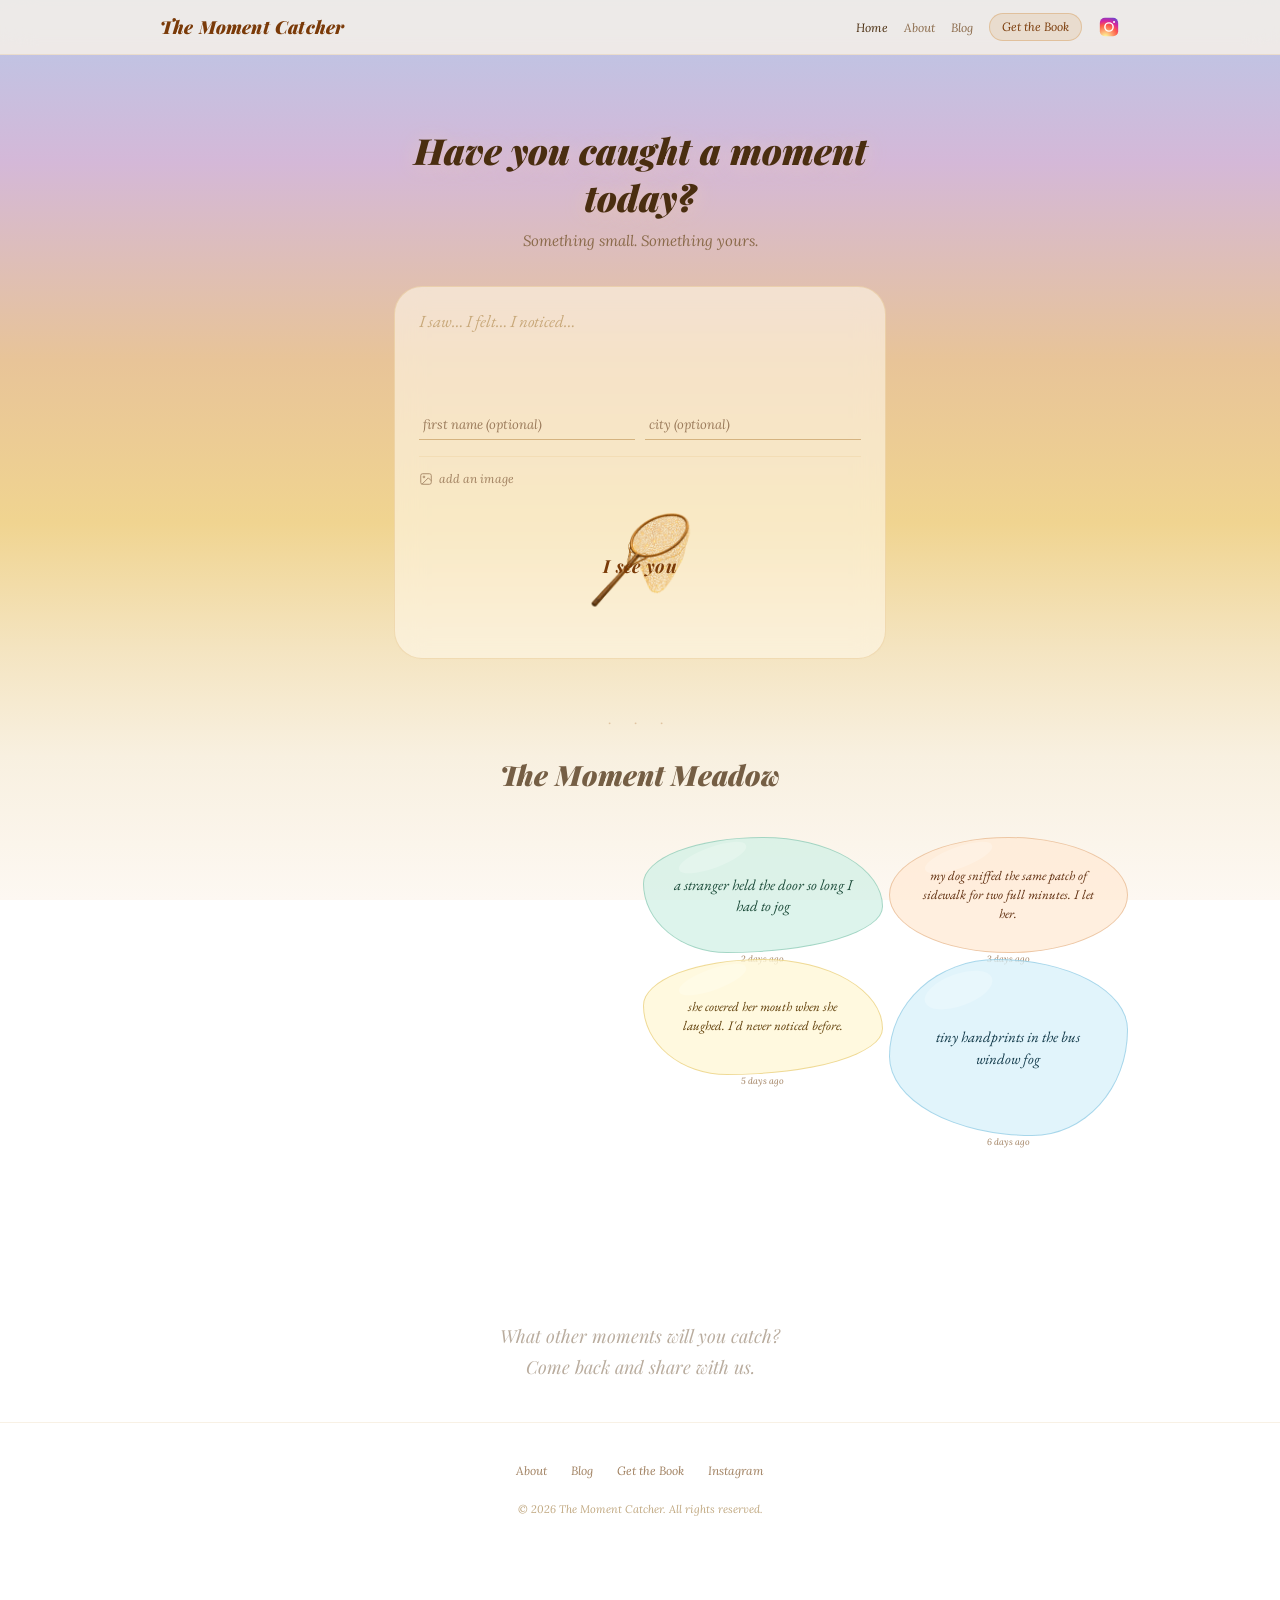
<file: index.html>
<!DOCTYPE html>
<html lang="en">
<head>
  <meta charset="UTF-8" />
  <meta name="viewport" content="width=device-width, initial-scale=1.0" />
  <title>The Moment Catcher — Have you caught a moment today?</title>
  <meta name="description" content="A quiet place to share the small moments that make life beautiful. Inspired by Mila and the Moment Catcher.">
  <link rel="preconnect" href="https://fonts.googleapis.com">
  <link href="https://fonts.googleapis.com/css2?family=EB+Garamond:ital,wght@0,400;0,500;1,400;1,500&family=Lora:ital,wght@0,400;1,400&family=Playfair+Display:ital,wght@0,700;0,900;1,700;1,900&display=swap" rel="stylesheet">
  <link rel="stylesheet" href="nav.css" />
  <link rel="stylesheet" href="style.css" />
</head>
<body>

  <nav id="site-nav"></nav>

  <div class="root">
    <div class="top-section">
      <div class="prompt-text">Have you caught a moment today?</div>
      <div class="sub-prompt">Something small. Something yours.</div>

      <div class="input-bubble">
        <textarea id="momentInput" class="moment-input" rows="3" placeholder="I saw… I felt… I noticed…"></textarea>

        <div id="imagePreviewWrap" style="display:none; margin: 12px 0 0;">
          <img id="imagePreview" style="max-height:160px; border-radius:14px; object-fit:cover; max-width:100%; opacity:0.9;" />
          <button onclick="clearImage()" class="clear-img-btn">✕ remove</button>
        </div>

        <div class="optional-fields">
          <input type="text" id="nameInput" class="optional-input" placeholder="first name (optional)" maxlength="30">
          <input type="text" id="cityInput" class="optional-input" placeholder="city (optional)" maxlength="40">
        </div>

        <div class="input-footer">
          <label class="upload-label">
            <svg width="14" height="14" viewBox="0 0 24 24" fill="none" stroke="currentColor" stroke-width="1.5">
              <rect x="3" y="3" width="18" height="18" rx="3"/>
              <circle cx="8.5" cy="8.5" r="1.5"/>
              <path d="m21 15-5-5L5 21"/>
            </svg>
            add an image
            <input type="file" id="imageInput" accept="image/*" onchange="previewImage(event)" style="display:none">
          </label>
          <button class="add-btn" onclick="submitMoment()">
            <img src="net.PNG" alt="catch this moment" class="net-img-btn">
            <span class="net-label">I see you</span>
          </button>
        </div>

        <div id="submitStatus" class="submit-status" style="display:none;"></div>
      </div>
    </div>

    <div class="divider">· · ·</div>
    <h2 class="meadow-heading">The Moment Meadow</h2>

    <main class="bubbles-container" id="bubblesContainer">
      <div class="loading-state">gathering moments…</div>
    </main>

    <footer class="quiet-footer">
      What other moments will you catch?<br>Come back and share with us.
    </footer>

    <div class="site-footer">
      <a href="/about.html">About</a>
      <a href="/blog.html">Blog</a>
      <a href="https://www.amazon.com/dp/B0GY5KK8Y3" target="_blank">Get the Book</a>
      <a href="https://www.instagram.com/themomentcatcher_com" target="_blank">Instagram</a>
      <div class="site-footer-copy">© 2026 The Moment Catcher. All rights reserved.</div>
    </div>
  </div>

  <!-- Submission popup -->
  <div class="moment-popup" id="momentPopup" onclick="closePopup()" style="display:none;">
    <div class="moment-popup-backdrop"></div>
    <div class="moment-popup-card" onclick="event.stopPropagation()">
      <div class="moment-popup-sparkles">
        <div class="popup-sp" style="width:6px;height:6px;top:18%;left:12%;animation-delay:0s"></div>
        <div class="popup-sp" style="width:4px;height:4px;top:14%;left:78%;animation-delay:0.5s"></div>
        <div class="popup-sp" style="width:5px;height:5px;top:72%;left:88%;animation-delay:1s"></div>
        <div class="popup-sp" style="width:3px;height:3px;top:80%;left:18%;animation-delay:0.7s"></div>
        <div class="popup-sp" style="width:4px;height:4px;top:40%;left:5%;animation-delay:1.3s"></div>
        <div class="popup-sp" style="width:5px;height:5px;top:35%;left:93%;animation-delay:0.3s"></div>
      </div>
      <svg class="moment-popup-net" viewBox="0 0 200 130" fill="none">
        <ellipse cx="100" cy="58" rx="88" ry="48" fill="rgba(255,240,180,0.3)"/>
        <g stroke="#C8A030" stroke-width="0.6" opacity="0.4" fill="none">
          <line x1="50" y1="10" x2="53" y2="106"/><line x1="82" y1="10" x2="83" y2="106"/>
          <line x1="114" y1="10" x2="113" y2="106"/><line x1="146" y1="10" x2="143" y2="106"/>
          <path d="M 12 44 Q 100 50 188 44"/><path d="M 12 68 Q 100 74 188 68"/>
        </g>
        <ellipse cx="100" cy="58" rx="88" ry="48" stroke="#D4A030" stroke-width="3" fill="none"/>
        <ellipse cx="100" cy="55" rx="40" ry="22" fill="rgba(255,240,120,0.4)"/>
      </svg>
      <div class="moment-popup-line1" id="popupLine1"></div>
      <div class="moment-popup-line2" id="popupLine2"></div>
      <button class="moment-popup-close" onclick="closePopup()">continue</button>
    </div>
  </div>

  <script src="nav.js"></script>
  <script src="app.js"></script>
</body>
</html>
</file>
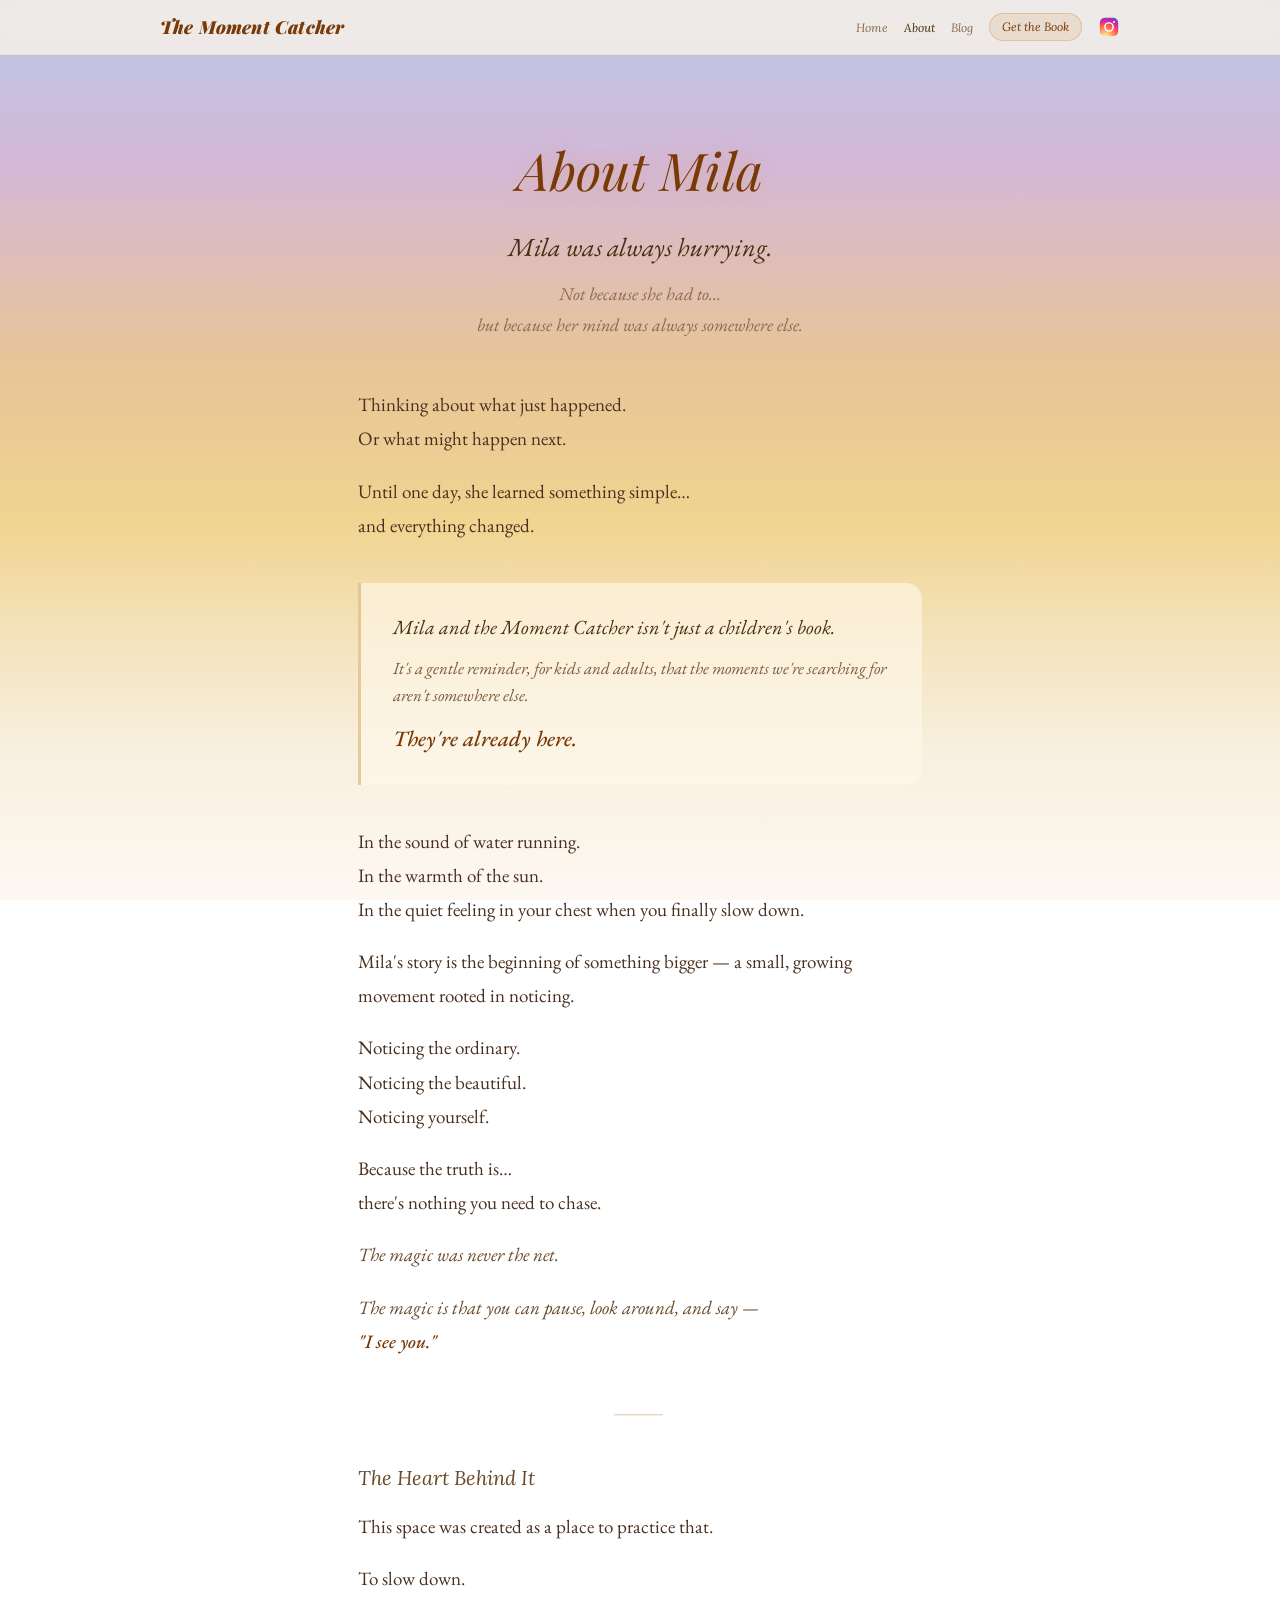
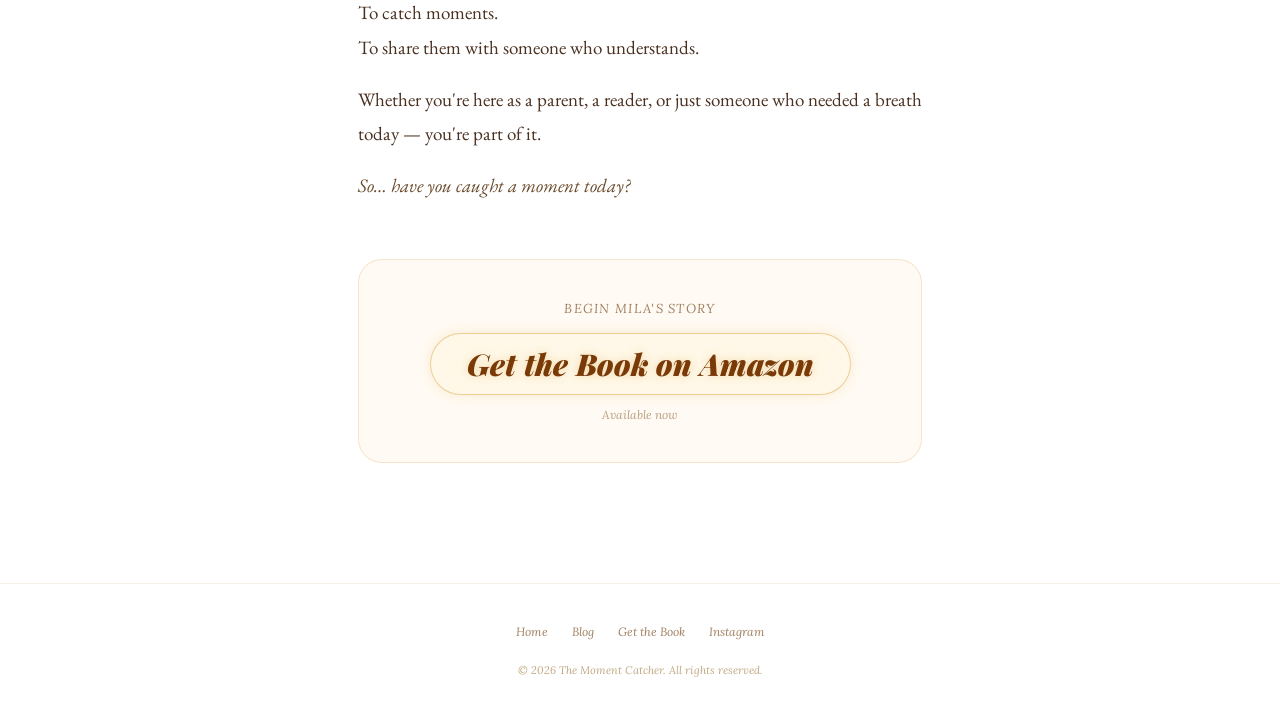
<file: about.html>
<!DOCTYPE html>
<html lang="en">
<head>
  <meta charset="UTF-8" />
  <meta name="viewport" content="width=device-width, initial-scale=1.0" />
  <title>About Mila — The Moment Catcher</title>
  <meta name="description" content="The story behind Mila and the Moment Catcher — a gentle reminder that the moments we're searching for are already here.">
  <link rel="preconnect" href="https://fonts.googleapis.com">
  <link href="https://fonts.googleapis.com/css2?family=EB+Garamond:ital,wght@0,400;0,500;1,400;1,500&family=Lora:ital,wght@0,400;1,400&family=Playfair+Display:ital,wght@0,700;0,900;1,700;1,900&display=swap" rel="stylesheet">
  <link rel="stylesheet" href="nav.css" />
  <link rel="stylesheet" href="style.css" />
  <link rel="stylesheet" href="about.css" />
</head>
<body>

  <nav id="site-nav"></nav>

  <div class="about-root">

    <div class="about-hero">
      <div class="about-hero-text">
        <h1>About Mila</h1>
        <p class="about-lead">Mila was always hurrying.</p>
        <p class="about-lead-sub">Not because she had to…<br>but because her mind was always somewhere else.</p>
      </div>
    </div>

    <div class="about-body">

      <div class="about-section">
        <p>Thinking about what just happened.<br>Or what might happen next.</p>
        <p>Until one day, she learned something simple…<br>and everything changed.</p>
      </div>

      <div class="about-pullquote">
        <span>Mila and the Moment Catcher isn't just a children's book.</span>
        <span class="pullquote-sub">It's a gentle reminder, for kids and adults, that the moments we're searching for aren't somewhere else.</span>
        <span class="pullquote-em">They're already here.</span>
      </div>

      <div class="about-section">
        <p>In the sound of water running.<br>In the warmth of the sun.<br>In the quiet feeling in your chest when you finally slow down.</p>
        <p>Mila's story is the beginning of something bigger — a small, growing movement rooted in noticing.</p>
        <p>Noticing the ordinary.<br>Noticing the beautiful.<br>Noticing yourself.</p>
        <p>Because the truth is…<br>there's nothing you need to chase.</p>
        <p class="about-italic">The magic was never the net.</p>
        <p class="about-italic">The magic is that you can pause, look around, and say —<br><strong>"I see you."</strong></p>
      </div>

      <div class="about-divider">⸻</div>

      <div class="about-section about-heart">
        <h2>The Heart Behind It</h2>
        <p>This space was created as a place to practice that.</p>
        <p>To slow down.<br>To catch moments.<br>To share them with someone who understands.</p>
        <p>Whether you're here as a parent, a reader, or just someone who needed a breath today — you're part of it.</p>
        <p class="about-italic">So… have you caught a moment today?</p>
      </div>

      <div class="about-book-cta">
        <div class="about-book-label">Begin Mila's Story</div>
        <a href="https://www.amazon.com/dp/B0GY5KK8Y3" target="_blank" class="about-book-btn">Get the Book on Amazon</a>
        <div class="about-book-sub">Available now</div>
      </div>

    </div>

    <div class="site-footer">
      <a href="/">Home</a>
      <a href="/blog.html">Blog</a>
      <a href="https://www.amazon.com/dp/B0GY5KK8Y3" target="_blank">Get the Book</a>
      <a href="https://www.instagram.com/themomentcatcher_com" target="_blank">Instagram</a>
      <div class="site-footer-copy">© 2026 The Moment Catcher. All rights reserved.</div>
    </div>

  </div>

  <script src="nav.js"></script>
</body>
</html>
</file>
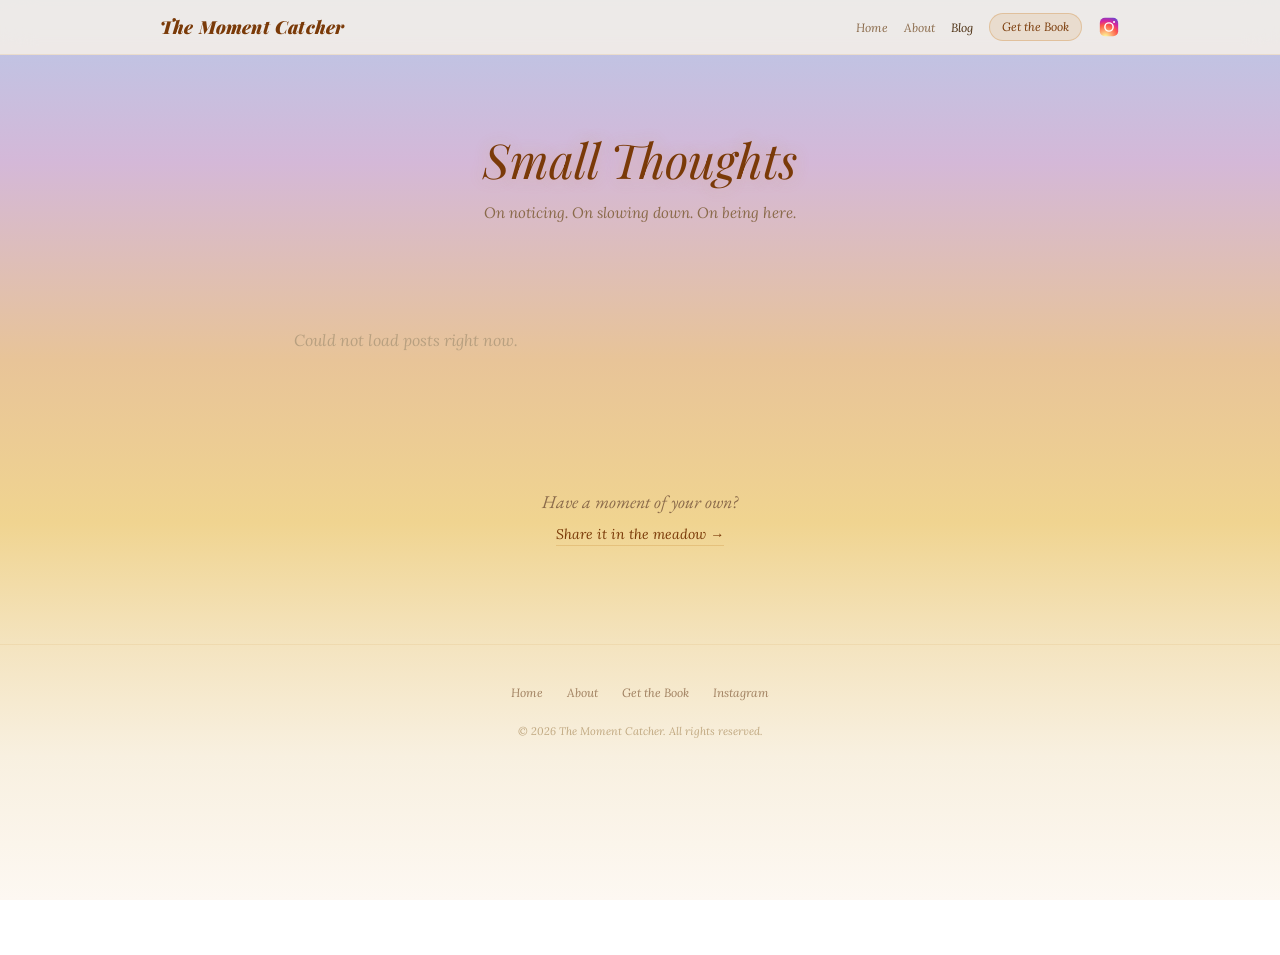
<file: blog.html>
<!DOCTYPE html>
<html lang="en">
<head>
  <meta charset="UTF-8" />
  <meta name="viewport" content="width=device-width, initial-scale=1.0" />
  <title>Blog — The Moment Catcher</title>
  <meta name="description" content="Thoughts on mindfulness, presence, and the quiet magic of small moments.">
  <link rel="preconnect" href="https://fonts.googleapis.com">
  <link href="https://fonts.googleapis.com/css2?family=EB+Garamond:ital,wght@0,400;0,500;1,400;1,500&family=Lora:ital,wght@0,400;1,400&family=Playfair+Display:ital,wght@0,700;0,900;1,700;1,900&display=swap" rel="stylesheet">
  <link rel="stylesheet" href="nav.css" />
  <link rel="stylesheet" href="style.css" />
  <link rel="stylesheet" href="blog.css" />
</head>
<body>

  <nav id="site-nav"></nav>

  <div class="blog-root">

    <div class="blog-hero">
      <h1>Small Thoughts</h1>
      <p>On noticing. On slowing down. On being here.</p>
    </div>

    <div class="blog-grid" id="blogGrid">
      <div class="loading-state" style="grid-column:1/-1;padding:60px 0;text-align:center;font-family:'Lora',serif;font-style:italic;color:#b8a080;">gathering thoughts…</div>
    </div>

    <div class="blog-cta">
      <p>Have a moment of your own?</p>
      <a href="/">Share it in the meadow →</a>
    </div>

    <div class="site-footer">
      <a href="/">Home</a>
      <a href="/about.html">About</a>
      <a href="https://www.amazon.com/dp/B0GY5KK8Y3" target="_blank">Get the Book</a>
      <a href="https://www.instagram.com/themomentcatcher_com" target="_blank">Instagram</a>
      <div class="site-footer-copy">© 2026 The Moment Catcher. All rights reserved.</div>
    </div>

  </div>

  <script src="nav.js"></script>
  <script>
    const SPACE  = 'sey3swa85zi6';
    const TOKEN  = 'v0DbJC3PEeEFCpbDtfpcE6GJXF3I7jUuObVfCDXQDxU';
    const BASE   = `https://cdn.contentful.com/spaces/${SPACE}`;

    // ── Simple rich-text renderer ──────────────────────────────
    function renderRichText(doc) {
      if (!doc || !doc.content) return '';
      return doc.content.map(node => renderNode(node)).join('');
    }

    function renderNode(node) {
      const t = node.nodeType;
      const inner = () => (node.content || []).map(renderNode).join('');
      if (t === 'paragraph')            return `<p>${inner()}</p>`;
      if (t === 'heading-1')            return `<h2>${inner()}</h2>`;
      if (t === 'heading-2')            return `<h3>${inner()}</h3>`;
      if (t === 'heading-3')            return `<h4>${inner()}</h4>`;
      if (t === 'unordered-list')       return `<ul>${inner()}</ul>`;
      if (t === 'ordered-list')         return `<ol>${inner()}</ol>`;
      if (t === 'list-item')            return `<li>${inner()}</li>`;
      if (t === 'blockquote')           return `<blockquote>${inner()}</blockquote>`;
      if (t === 'hr')                   return `<hr>`;
      if (t === 'text') {
        let s = node.value || '';
        if (!s) return '';
        (node.marks || []).forEach(m => {
          if (m.type === 'bold')   s = `<strong>${s}</strong>`;
          if (m.type === 'italic') s = `<em>${s}</em>`;
          if (m.type === 'code')   s = `<code>${s}</code>`;
        });
        return s;
      }
      if (t === 'hyperlink') return `<a href="${node.data.uri}" target="_blank" rel="noopener">${inner()}</a>`;
      if (t === 'embedded-asset-block') {
        const id = node.data?.target?.sys?.id;
        return id ? `<img data-asset-id="${id}" class="blog-inline-img" alt="">` : '';
      }
      return inner();
    }

    // ── Fill embedded image URLs after assets are loaded ──────
    function fillAssetImages(assets) {
      document.querySelectorAll('[data-asset-id]').forEach(img => {
        const id = img.getAttribute('data-asset-id');
        const asset = assets.find(a => a.sys.id === id);
        if (asset?.fields?.file?.url) img.src = 'https:' + asset.fields.file.url;
      });
    }

    // ── Format date ───────────────────────────────────────────
    function fmtDate(iso) {
      if (!iso) return '';
      return new Date(iso).toLocaleDateString('en-US', { month: 'long', year: 'numeric' });
    }

    // ── Build a card ──────────────────────────────────────────
    function buildCard(entry, assets, idx) {
      const f = entry.fields;
      const isLarge = idx === 0;

      const imgId = f.coverImage?.sys?.id;
      const asset = imgId ? assets.find(a => a.sys.id === imgId) : null;
      const imgUrl = asset?.fields?.file?.url ? 'https:' + asset.fields.file.url : null;

      const bodyHtml = renderRichText(f.body);
      const date = fmtDate(f.publishedDate || entry.sys.createdAt);

      return `
        <article class="blog-card ${isLarge ? 'blog-card--large' : ''}">
          ${imgUrl ? `<div class="blog-card-img"><img src="${imgUrl}" alt="${f.title || ''}"></div>` : ''}
          <div class="blog-card-date">${date}</div>
          <h2>${f.title || ''}</h2>
          <div class="blog-card-body">${bodyHtml}</div>
          ${f.tag ? `<div class="blog-tag">${f.tag}</div>` : ''}
        </article>`;
    }

    // ── Fetch & render ────────────────────────────────────────
    async function loadBlog() {
      const grid = document.getElementById('blogGrid');
      try {
        const url = `${BASE}/entries?content_type=blogPost&order=-fields.publishedDate&include=2&access_token=${TOKEN}`;
        const res  = await fetch(url);
        if (!res.ok) throw new Error(res.status);
        const data = await res.json();

        const posts  = data.items  || [];
        const assets = (data.includes?.Asset) || [];

        if (!posts.length) {
          grid.innerHTML = '<div style="grid-column:1/-1;text-align:center;padding:60px 0;font-family:\'Lora\',serif;font-style:italic;color:#b8a080;">No posts yet — check back soon.</div>';
          return;
        }

        grid.innerHTML = posts.map((p, i) => buildCard(p, assets, i)).join('');
        fillAssetImages(assets);

      } catch (err) {
        console.error('Contentful fetch failed:', err);
        grid.innerHTML = '<div style="grid-column:1/-1;text-align:center;padding:60px 0;font-family:\'Lora\',serif;font-style:italic;color:#b8a080;">Could not load posts right now.</div>';
      }
    }

    document.addEventListener('DOMContentLoaded', loadBlog);
  </script>
</body>
</html>
</file>
<file: nav.css>
#site-nav {
  position: sticky;
  top: 0;
  z-index: 100;
  background: rgba(248,242,232,0.82);
  backdrop-filter: blur(16px);
  -webkit-backdrop-filter: blur(16px);
  border-bottom: 1px solid rgba(210,160,80,0.18);
}

.nav-inner {
  max-width: 1000px;
  margin: 0 auto;
  padding: 0 20px;
  height: 54px;
  display: flex;
  align-items: center;
  justify-content: space-between;
  gap: 12px;
}

.nav-logo {
  font-family: 'Playfair Display', Georgia, serif;
  font-size: 18px;
  font-weight: 900;
  font-style: italic;
  color: #7a3a08;
  text-decoration: none;
  letter-spacing: 0.01em;
  white-space: nowrap;
  flex-shrink: 0;
}

.nav-links {
  display: flex;
  align-items: center;
  gap: 16px;
  flex-wrap: nowrap;
}

.nav-links a {
  font-family: 'Lora', serif;
  font-size: 12px;
  font-style: italic;
  color: #8a6a4a;
  text-decoration: none;
  transition: color 0.2s;
  white-space: nowrap;
}

.nav-links a:hover,
.nav-links a.active { color: #4a2e10; }

.nav-book {
  background: rgba(210,140,60,0.15);
  border: 1px solid rgba(210,140,60,0.35);
  border-radius: 20px;
  padding: 5px 12px !important;
  color: #7a3a08 !important;
  line-height: 1.3;
  transition: background 0.2s !important;
}
.nav-book:hover { background: rgba(210,140,60,0.28) !important; }

.nav-ig {
  display: flex;
  align-items: center;
  flex-shrink: 0;
}

.nav-ig svg {
  width: 22px;
  height: 22px;
}

@media (max-width: 600px) {
  .nav-logo { font-size: 15px; }
  .nav-links { gap: 10px; }
  .nav-links a { font-size: 11px; }
  .nav-book { padding: 4px 8px !important; font-size: 11px; }
}
</file>
<file: style.css>
*, *::before, *::after { box-sizing: border-box; margin: 0; padding: 0; }
html { scroll-behavior: smooth; }

body {
  font-family: 'EB Garamond', Georgia, serif;
  background: linear-gradient(180deg,
    #b8c8e8 0%, #d4b8d8 18%, #e8c498 40%,
    #f0d490 58%, #f4e4c0 72%, #f8f0e0 84%, #fdf8f2 100%);
  background-attachment: fixed;
  min-height: 100vh;
  color: #3a2a1a;
}

.root { padding-bottom: 100px; min-height: 100vh; overflow-x: hidden; }

.top-section {
  text-align: center;*, *::before, *::after { box-sizing: border-box; margin: 0; padding: 0; }
html { scroll-behavior: smooth; }

body {
  font-family: 'EB Garamond', Georgia, serif;
  background: linear-gradient(180deg,
    #b8c8e8 0%, #d4b8d8 18%, #e8c498 40%,
    #f0d490 58%, #f4e4c0 72%, #f8f0e0 84%, #fdf8f2 100%);
  background-attachment: fixed;
  min-height: 100vh;
  color: #3a2a1a;
}

.root { padding-bottom: 100px; min-height: 100vh; }

/* ── Header ── */
.top-section {
  text-align: center;
  padding: 72px 24px 52px;
  max-width: 540px;
  margin: 0 auto;
}

.prompt-text {
  font-family: 'Playfair Display', Georgia, serif;
  font-size: 36px;
  font-weight: 900;
  font-style: italic;
  color: #4a2e10;
  line-height: 1.3;
  margin-bottom: 10px;
  text-shadow: 0 2px 20px rgba(255,220,160,0.4);
}

.sub-prompt {
  font-size: 15px;
  color: #8a6a4a;
  font-family: 'Lora', serif;
  margin-bottom: 36px;
  font-style: italic;
}

.input-bubble {
  background: rgba(255,248,235,0.58);
  border: 1px solid rgba(210,160,80,0.28);
  border-radius: 28px;
  padding: 20px 24px 28px;
  text-align: left;
  backdrop-filter: blur(14px);
  -webkit-backdrop-filter: blur(14px);
  transition: border-color 0.25s;
}
.input-bubble:focus-within { border-color: rgba(210,160,80,0.55); }

.moment-input {
  width: 100%;
  border: none;
  outline: none;
  font-family: 'EB Garamond', Georgia, serif;
  font-size: 17px;
  color: #3a2010;
  background: transparent;
  resize: none;
  line-height: 1.7;
  min-height: 70px;
}
.moment-input::placeholder { color: #c8a87a; font-style: italic; }

/* ── Optional fields ── */
.optional-fields {
  display: flex;
  gap: 10px;
  margin-top: 12px;
}

.optional-input {
  flex: 1;
  border: none;
  border-bottom: 1px solid rgba(180,130,60,0.5);
  outline: none;
  font-family: 'Lora', serif;
  font-size: 13px;
  font-style: italic;
  color: #3a2010;
  background: transparent;
  padding: 6px 4px;
  transition: border-color 0.2s;
}
.optional-input::placeholder { color: #9a7a5a; font-style: italic; }
.optional-input:focus { border-bottom-color: rgba(210,160,80,0.8); }

/* ── Input footer ── */
.input-footer {
  display: flex;
  flex-direction: column;
  align-items: center;
  margin-top: 16px;
  padding-top: 14px;
  border-top: 1px solid rgba(210,160,80,0.14);
  gap: 4px;
}

.upload-label {
  font-size: 12px;
  color: #a08060;
  font-family: 'Lora', serif;
  cursor: pointer;
  display: flex;
  align-items: center;
  gap: 6px;
  font-style: italic;
  transition: color 0.2s;
  align-self: flex-start;
}
.upload-label:hover { color: #6a4a30; }

.add-btn {
  position: relative;
  cursor: pointer;
  background: none;
  border: none;
  padding: 0;
  width: 140px;
  height: 140px;
  display: flex;
  flex-direction: column;
  align-items: center;
  transition: transform 0.3s ease, filter 0.3s ease;
  animation: netGlow 3s ease-in-out infinite;
}
.add-btn:hover {
  transform: scale(1.06) translateY(-3px);
  filter: drop-shadow(0 0 22px rgba(220,180,50,0.8)) !important;
  animation: none;
}
.add-btn:active { transform: scale(0.97); }
.add-btn:disabled { opacity: 0.5; cursor: not-allowed; animation: none; }

@keyframes netGlow {
  0%,100% { filter: drop-shadow(0 0 6px rgba(220,170,50,0.3)); }
  50%      { filter: drop-shadow(0 0 16px rgba(220,170,50,0.7)); }
}

.net-img-btn {
  width: 120px;
  height: 120px;
  object-fit: contain;
  display: block;
}

.net-label {
  font-family: 'Playfair Display', Georgia, serif;
  font-style: italic;
  font-weight: 700;
  font-size: 16px;
  color: #7a3a08;
  white-space: nowrap;
  margin-top: 6px;
  display: block;
  animation: pulseGlow 2.8s ease-in-out infinite;
}
.clear-img-btn {
  display: block; margin-top: 6px; background: none; border: none;
  font-size: 11px; color: #a08060; font-family: 'Lora', serif;
  cursor: pointer; font-style: italic;
}

.submit-status {
  margin-top: 10px; font-size: 13px;
  font-family: 'Lora', serif; color: #8a6a4a; font-style: italic;
  text-align: center;
}

.divider {
  text-align: center; margin: 0 auto 24px;
  color: rgba(180,120,60,0.35); font-size: 16px; letter-spacing: 10px;
}

.meadow-heading {
  text-align: center;
  font-family: 'Playfair Display', Georgia, serif;
  font-size: 28px;
  font-weight: 900;
  font-style: italic;
  color: #4a2e10;
  margin: 0 auto 24px;
  opacity: 0.75;
}

/* ── MOSAIC GRID — Desktop ── */
.bubbles-container {
  max-width: 1000px;
  margin: 0 auto;
  padding: 20px 12px 60px;
  display: grid;
  grid-template-columns: repeat(8, 1fr);
  grid-auto-rows: 55px;
  gap: 6px;
}

.loading-state {
  grid-column: 1 / -1;
  text-align: center;
  color: #b8a080;
  font-family: 'Lora', serif;
  font-size: 14px;
  font-style: italic;
  padding: 40px 0;
}

.bubble.sz-small  { grid-column: span 2; grid-row: span 2; }
.bubble.sz-medium { grid-column: span 2; grid-row: span 3; }
.bubble.sz-large  { grid-column: span 3; grid-row: span 3; }
.bubble.sz-xlarge { grid-column: span 4; grid-row: span 4; }

/* ── Mobile ── */
@media (max-width: 600px) {
  .top-section { padding: 28px 20px 32px; }
  .sub-prompt  { margin-bottom: 20px; }
  .prompt-text { font-size: 26px; }
  .meadow-heading { font-size: 22px; }
  .net-img-btn { width: 100px; height: 100px; }
  .net-label   { font-size: 15px; }

  .bubbles-container {
    grid-template-columns: repeat(4, 1fr);
    grid-auto-rows: 52px;
    gap: 5px;
    padding: 10px 6px 60px;
  }
  .bubble.sz-small  { grid-column: span 2; grid-row: span 2; }
  .bubble.sz-medium { grid-column: span 2; grid-row: span 3; }
  .bubble.sz-large  { grid-column: span 3; grid-row: span 3; }
  .bubble.sz-xlarge { grid-column: span 2; grid-row: span 5; }
}

/* ── Bubble wrapper ── */
.bubble {
  opacity: 1;
  position: relative;
  width: 100%;
  height: 100%;
  min-height: 0;
}
.bubble.faded {
  opacity: 0 !important;
  transform: translateY(-20px) scale(0.97) !important;
  transition: opacity 1.4s cubic-bezier(0.4,0,0.2,1), transform 1.4s cubic-bezier(0.4,0,0.2,1) !important;
  animation: none !important;
}

@keyframes bobA { 0%,100%{ transform: translateY(0); } 50%{ transform: translateY(-7px); } }
@keyframes bobB { 0%,100%{ transform: translateY(0) rotate(0deg); } 50%{ transform: translateY(-5px) rotate(-0.5deg); } }
@keyframes bobC { 0%,100%{ transform: translate(0,0); } 50%{ transform: translate(4px,-5px); } }
@keyframes bobD { 0%,100%{ transform: translateY(0); } 50%{ transform: translateY(-9px) rotate(0.6deg); } }
@keyframes bobE { 0%,100%{ transform: translate(0,0); } 50%{ transform: translate(-4px,-4px); } }
@keyframes bobF { 0%,100%{ transform: translateY(0); } 33%{ transform: translateY(-3px); } 66%{ transform: translateY(-7px); } }

.bubble.visible.bob-a { animation: bobA var(--dur,4s) ease-in-out infinite var(--delay,0s); }
.bubble.visible.bob-b { animation: bobB var(--dur,5s) ease-in-out infinite var(--delay,0s); }
.bubble.visible.bob-c { animation: bobC var(--dur,6s) ease-in-out infinite var(--delay,0s); }
.bubble.visible.bob-d { animation: bobD var(--dur,4.5s) ease-in-out infinite var(--delay,0s); }
.bubble.visible.bob-e { animation: bobE var(--dur,5.5s) ease-in-out infinite var(--delay,0s); }
.bubble.visible.bob-f { animation: bobF var(--dur,7s) ease-in-out infinite var(--delay,0s); }

/* ── Bubble inner ── */
.bubble-inner {
  width: 100%; height: 100%;
  display: flex; align-items: center; justify-content: center;
  text-align: center; position: relative; overflow: hidden;
  transition: transform 0.3s ease; padding: 14px;
}
.bubble-inner:hover { transform: scale(1.03); }

.bubble-inner.shape-circle   { border-radius: 50%; }
.bubble-inner.shape-squircle { border-radius: 30%; }
.bubble-inner.shape-blob1    { border-radius: 60% 40% 55% 45% / 50% 45% 55% 50%; }
.bubble-inner.shape-blob2    { border-radius: 45% 55% 40% 60% / 55% 40% 60% 45%; }
.bubble-inner.shape-blob3    { border-radius: 50% 50% 65% 35% / 40% 60% 40% 60%; }

.bubble-inner.tinted::after {
  content: '';
  position: absolute; top: 8%; left: 14%;
  width: 30%; height: 18%;
  background: rgba(255,255,255,0.22);
  border-radius: 50%; transform: rotate(-20deg);
  pointer-events: none;
}

.bubble-inner.img-fill { padding: 0; }
.bubble-inner.img-fill img {
  position: absolute; inset: 0;
  width: 100%; height: 100%;
  object-fit: cover; display: block;
}

.bubble-veil {
  position: absolute; inset: 0;
  background: radial-gradient(ellipse at center, rgba(0,0,0,0.52) 20%, rgba(0,0,0,0.08) 100%);
}

.bubble-text {
  font-family: 'EB Garamond', Georgia, serif;
  font-style: italic; line-height: 1.45;
  position: relative; z-index: 1;
  overflow: hidden; display: -webkit-box;
  -webkit-box-orient: vertical; -webkit-line-clamp: 6;
  max-width: 90%;
}

.overlay-text {
  color: #f5ead8 !important;
  text-shadow: 0 1px 8px rgba(0,0,0,0.8);
}

.bubble-meta {
  position: absolute; bottom: -11px; left: 0; right: 0;
  text-align: center; font-size: 9px; color: #a08060;
  font-family: 'Lora', serif; font-style: italic;
}

/* ── Footers ── */
.quiet-footer {
  text-align: center; margin-top: 64px; padding: 0 24px;
  font-family: 'Playfair Display', Georgia, serif;
  font-size: 18px; font-style: italic;
  color: rgba(100,70,40,0.45); line-height: 1.7;
}

.site-footer {
  text-align: center; padding: 40px 24px 32px;
  border-top: 1px solid rgba(210,160,80,0.15); margin-top: 40px;
  display: flex; flex-wrap: wrap; align-items: center;
  justify-content: center; gap: 24px;
}
.site-footer a {
  font-family: 'Lora', serif; font-size: 12px; font-style: italic;
  color: #a08060; text-decoration: none; transition: color 0.2s;
}
.site-footer a:hover { color: #5a3010; }
.site-footer-copy {
  width: 100%; font-family: 'Lora', serif;
  font-size: 11px; color: #c0a880; font-style: italic;
}

/* ── Parallax depth ── */
.root { overflow-x: hidden; }
.bubble.depth-near { --parallax: 0.08; }
.bubble.depth-mid  { --parallax: 0.04; }
.bubble.depth-far  { --parallax: 0.02; }

/* ── Popup ── */
.moment-popup {
  position: fixed; inset: 0; z-index: 999;
  display: flex; align-items: center; justify-content: center;
}
.moment-popup-backdrop {
  position: absolute; inset: 0;
  background: rgba(60,30,10,0.35);
  backdrop-filter: blur(6px); -webkit-backdrop-filter: blur(6px);
}
.moment-popup-card {
  position: relative; z-index: 1;
  background: rgba(255,248,235,0.96);
  border: 1px solid rgba(210,160,80,0.35);
  border-radius: 28px; padding: 36px 40px 28px;
  text-align: center; max-width: 340px; width: 90%;
  box-shadow: 0 8px 40px rgba(100,60,10,0.18);
}
.moment-popup-net {
  width: 120px; height: 78px; margin: 0 auto 16px; display: block;
}
.moment-popup-line1 {
  font-family: 'Playfair Display', Georgia, serif;
  font-size: 22px; font-weight: 900; font-style: italic;
  color: #4a2e10; margin-bottom: 8px; line-height: 1.3;
}
.moment-popup-line2 {
  font-family: 'Lora', serif; font-size: 14px; font-style: italic;
  color: #8a6a4a; line-height: 1.6; margin-bottom: 20px;
}
.moment-popup-close {
  background: none; border: 1px solid rgba(210,160,80,0.4);
  border-radius: 20px; padding: 8px 24px;
  font-family: 'Lora', serif; font-size: 13px; font-style: italic;
  color: #8a6a4a; cursor: pointer; transition: all 0.2s;
}
.moment-popup-close:hover { background: rgba(210,160,80,0.1); color: #4a2e10; }
.moment-popup-sparkles { position: absolute; inset: 0; pointer-events: none; }
.popup-sp {
  position: absolute; border-radius: 50%;
  background: rgba(220,170,50,0.6);
  animation: popSparkle 2s ease-in-out infinite;
}
@keyframes popSparkle {
  0%,100% { opacity: 0; transform: scale(0.5); }
  50%      { opacity: 1; transform: scale(1); }
}
  padding: 72px 24px 52px;
  max-width: 540px;
  margin: 0 auto;
}

.prompt-text {
  font-family: 'Playfair Display', Georgia, serif;
  font-size: 36px;
  font-weight: 900;
  font-style: italic;
  color: #4a2e10;
  line-height: 1.3;
  margin-bottom: 10px;
  text-shadow: 0 2px 20px rgba(255,220,160,0.4);
}

.sub-prompt {
  font-size: 15px;
  color: #8a6a4a;
  font-family: 'Lora', serif;
  margin-bottom: 36px;
  font-style: italic;
}

.input-bubble {
  background: rgba(255,248,235,0.58);
  border: 1px solid rgba(210,160,80,0.28);
  border-radius: 28px;
  padding: 20px 24px 24px;
  text-align: left;
  backdrop-filter: blur(14px);
  -webkit-backdrop-filter: blur(14px);
  transition: border-color 0.25s;
}
.input-bubble:focus-within { border-color: rgba(210,160,80,0.55); }

.moment-input {
  width: 100%;
  border: none;
  outline: none;
  font-family: 'EB Garamond', Georgia, serif;
  font-size: 17px;
  color: #3a2010;
  background: transparent;
  resize: none;
  line-height: 1.7;
  min-height: 70px;
}
.moment-input::placeholder { color: #c8a87a; font-style: italic; }

.input-footer {
  display: flex;
  align-items: center;
  justify-content: space-between;
  margin-top: 16px;
  padding-top: 14px;
  border-top: 1px solid rgba(210,160,80,0.14);
}

.upload-label {
  font-size: 12px;
  color: #a08060;
  font-family: 'Lora', serif;
  cursor: pointer;
  display: flex;
  align-items: center;
  gap: 6px;
  font-style: italic;
  transition: color 0.2s;
}
.upload-label:hover { color: #6a4a30; }

@keyframes pulseGlow {
  0%,100% { text-shadow: 0 0 8px rgba(220,160,60,0.4), 0 0 20px rgba(220,140,40,0.2); }
  50%      { text-shadow: 0 0 16px rgba(220,160,60,0.85), 0 0 36px rgba(220,140,40,0.5); }
}

.add-btn {
  position: relative;
  cursor: pointer;
  background: none;
  border: none;
  padding: 0;
  width: 140px;
  height: 160px;
  display: flex;
  flex-direction: column;
  align-items: center;
  justify-content: center;
  transition: transform 0.3s ease, filter 0.3s ease;
  animation: netGlow 3s ease-in-out infinite;
}
.add-btn:hover {
  transform: scale(1.06) translateY(-3px);
  filter: drop-shadow(0 0 18px rgba(220,180,50,0.6)) drop-shadow(0 4px 14px rgba(180,130,30,0.3));
}
.add-btn:active { transform: scale(0.97); }
.add-btn:disabled { opacity: 0.5; cursor: not-allowed; }

.add-btn .net-label {
  position: absolute;
  top: 50%;
  left: 50%;
  transform: translate(-50%, -52%);
  font-family: 'Playfair Display', Georgia, serif;
  font-style: italic;
  font-weight: 700;
  font-size: 18px;
  color: #7a3a08;
  letter-spacing: 0.02em;
  pointer-events: none;
  white-space: nowrap;
  animation: pulseGlow 2.8s ease-in-out infinite;
  z-index: 2;
}

.net-svg-btn { width: 100%; height: 100%; }

.net-orb { animation: netOrb var(--d,2.2s) ease-in-out infinite var(--dl,0s); }
@keyframes netOrb {
  0%,100%{ opacity:0; } 40%{ opacity:0; } 60%{ opacity:0.85; } 80%{ opacity:0; }
}

.net-ff { animation: netFf var(--d,2s) ease-in-out infinite var(--dl,0s); }
@keyframes netFf {
  0%,100%{ opacity:0; } 50%{ opacity:0.9; }
}

.net-glow { animation: netInnerGlow 2.8s ease-in-out infinite; }
@keyframes netInnerGlow {
  0%,100% { opacity: 0.4; } 50% { opacity: 0.75; }
}

.clear-img-btn {
  display: block; margin-top: 6px; background: none; border: none;
  font-size: 11px; color: #a08060; font-family: 'Lora', serif;
  cursor: pointer; font-style: italic;
}

.submit-status {
  margin-top: 10px; font-size: 13px;
  font-family: 'Lora', serif; color: #8a6a4a; font-style: italic;
}

.divider {
  text-align: center; margin: 0 auto 24px;
  color: rgba(180,120,60,0.35); font-size: 16px; letter-spacing: 10px;
}

.meadow-heading {
  text-align: center;
  font-family: 'Playfair Display', Georgia, serif;
  font-size: 28px;
  font-weight: 900;
  font-style: italic;
  color: #4a2e10;
  margin: 0 auto 24px;
  opacity: 0.75;
}

/* ── MOSAIC GRID — Desktop ── */
.bubbles-container {
  max-width: 1000px;
  margin: 0 auto;
  padding: 20px 12px 60px;
  display: grid;
  grid-template-columns: repeat(8, 1fr);
  grid-auto-rows: 55px;
  gap: 6px;
}

.loading-state {
  grid-column: 1 / -1;
  text-align: center;
  color: #b8a080;
  font-family: 'Lora', serif;
  font-size: 14px;
  font-style: italic;
  padding: 40px 0;
}

.bubble.sz-small  { grid-column: span 2; grid-row: span 2; }
.bubble.sz-medium { grid-column: span 2; grid-row: span 3; }
.bubble.sz-large  { grid-column: span 3; grid-row: span 3; }
.bubble.sz-xlarge { grid-column: span 4; grid-row: span 4; }

@media (max-width: 600px) {
  .bubbles-container {
    grid-template-columns: repeat(4, 1fr);
    grid-auto-rows: 52px;
    gap: 5px;
    padding: 10px 6px 60px;
  }
  .bubble.sz-small  { grid-column: span 2; grid-row: span 2; }
  .bubble.sz-medium { grid-column: span 2; grid-row: span 3; }
  .bubble.sz-large  { grid-column: span 3; grid-row: span 3; }
  .bubble.sz-xlarge { grid-column: span 2; grid-row: span 5; }
}

/* ── Bubble wrapper ── */
.bubble {
  opacity: 0;
  transform: translateY(20px) scale(0.97);
  transition: opacity 1.1s cubic-bezier(0.4,0,0.2,1), transform 1.1s cubic-bezier(0.4,0,0.2,1);
  position: relative;
  width: 100%;
  height: 100%;
  min-height: 0;
}

.bubble.visible {
  opacity: 1;
  transform: translateY(0) scale(1);
}

.bubble.faded {
  opacity: 0 !important;
  transform: translateY(-20px) scale(0.97) !important;
  transition: opacity 1.4s cubic-bezier(0.4,0,0.2,1), transform 1.4s cubic-bezier(0.4,0,0.2,1) !important;
  animation: none !important;
}

@keyframes bobA { 0%,100%{ transform: translateY(0); } 50%{ transform: translateY(-7px); } }
@keyframes bobB { 0%,100%{ transform: translateY(0) rotate(0deg); } 50%{ transform: translateY(-5px) rotate(-0.5deg); } }
@keyframes bobC { 0%,100%{ transform: translate(0,0); } 50%{ transform: translate(4px,-5px); } }
@keyframes bobD { 0%,100%{ transform: translateY(0); } 50%{ transform: translateY(-9px) rotate(0.6deg); } }
@keyframes bobE { 0%,100%{ transform: translate(0,0); } 50%{ transform: translate(-4px,-4px); } }
@keyframes bobF { 0%,100%{ transform: translateY(0); } 33%{ transform: translateY(-3px); } 66%{ transform: translateY(-7px); } }

.bubble.visible.bob-a { animation: bobA var(--dur,4s) ease-in-out infinite var(--delay,0s); }
.bubble.visible.bob-b { animation: bobB var(--dur,5s) ease-in-out infinite var(--delay,0s); }
.bubble.visible.bob-c { animation: bobC var(--dur,6s) ease-in-out infinite var(--delay,0s); }
.bubble.visible.bob-d { animation: bobD var(--dur,4.5s) ease-in-out infinite var(--delay,0s); }
.bubble.visible.bob-e { animation: bobE var(--dur,5.5s) ease-in-out infinite var(--delay,0s); }
.bubble.visible.bob-f { animation: bobF var(--dur,7s) ease-in-out infinite var(--delay,0s); }

/* ── Bubble inner ── */
.bubble-inner {
  width: 100%;
  height: 100%;
  display: flex;
  align-items: center;
  justify-content: center;
  text-align: center;
  position: relative;
  overflow: hidden;
  transition: transform 0.3s ease;
  padding: 14px;
}
.bubble-inner:hover { transform: scale(1.03); }

.bubble-inner.shape-circle   { border-radius: 50%; }
.bubble-inner.shape-squircle { border-radius: 30%; }
.bubble-inner.shape-blob1    { border-radius: 60% 40% 55% 45% / 50% 45% 55% 50%; }
.bubble-inner.shape-blob2    { border-radius: 45% 55% 40% 60% / 55% 40% 60% 45%; }
.bubble-inner.shape-blob3    { border-radius: 50% 50% 65% 35% / 40% 60% 40% 60%; }

.bubble-inner.tinted::after {
  content: '';
  position: absolute;
  top: 8%; left: 14%;
  width: 30%; height: 18%;
  background: rgba(255,255,255,0.22);
  border-radius: 50%;
  transform: rotate(-20deg);
  pointer-events: none;
}

.bubble-inner.img-fill { padding: 0; }
.bubble-inner.img-fill img {
  position: absolute;
  inset: 0;
  width: 100%;
  height: 100%;
  object-fit: cover;
  display: block;
}

.bubble-veil {
  position: absolute;
  inset: 0;
  background: radial-gradient(ellipse at center, rgba(0,0,0,0.52) 20%, rgba(0,0,0,0.08) 100%);
}

.bubble-text {
  font-family: 'EB Garamond', Georgia, serif;
  font-style: italic;
  line-height: 1.45;
  position: relative;
  z-index: 1;
  overflow: hidden;
  display: -webkit-box;
  -webkit-box-orient: vertical;
  -webkit-line-clamp: 6;
  max-width: 90%;
}

.overlay-text {
  color: #f5ead8 !important;
  text-shadow: 0 1px 8px rgba(0,0,0,0.8);
}

.bubble-meta {
  position: absolute;
  bottom: -11px;
  left: 0; right: 0;
  text-align: center;
  font-size: 9px;
  color: #a08060;
  font-family: 'Lora', serif;
  font-style: italic;
}

.quiet-footer {
  text-align: center;
  margin-top: 64px;
  padding: 0 24px;
  font-family: 'Playfair Display', Georgia, serif;
  font-size: 18px;
  font-style: italic;
  color: rgba(100,70,40,0.45);
  line-height: 1.7;
}

.site-footer {
  text-align: center;
  padding: 40px 24px 32px;
  border-top: 1px solid rgba(210,160,80,0.15);
  margin-top: 40px;
  display: flex;
  flex-wrap: wrap;
  align-items: center;
  justify-content: center;
  gap: 24px;
}
.site-footer a {
  font-family: 'Lora', serif;
  font-size: 12px;
  font-style: italic;
  color: #a08060;
  text-decoration: none;
  transition: color 0.2s;
}
.site-footer a:hover { color: #5a3010; }
.site-footer-copy {
  width: 100%;
  font-family: 'Lora', serif;
  font-size: 11px;
  color: #c0a880;
  font-style: italic;
}

@media (max-width: 600px) {
  .top-section { padding: 28px 20px 32px; }
  .sub-prompt { margin-bottom: 20px; }
  .prompt-text { font-size: 26px; }
  .add-btn { font-size: 16px; padding: 9px 20px; }
  .meadow-heading { font-size: 22px; }
}

/* ── Parallax depth ── */
.bubble.depth-near { --parallax: 0.08; }
.bubble.depth-mid  { --parallax: 0.04; }
.bubble.depth-far  { --parallax: 0.02; }

/* ── Optional name/city fields ── */
.optional-fields {
  display: flex;
  gap: 10px;
  margin-top: 12px;
}

.optional-input {
  flex: 1;
  border: none;
  border-bottom: 1px solid rgba(180,130,60,0.5);
  outline: none;
  font-family: 'Lora', serif;
  font-size: 13px;
  font-style: italic;
  color: #3a2010;
  background: transparent;
  padding: 6px 4px;
  transition: border-color 0.2s;
}
.optional-input::placeholder { color: #9a7a5a; font-style: italic; }
.optional-input:focus { border-bottom-color: rgba(210,160,80,0.8); }

/* ── Submission popup ── */
.moment-popup {
  position: fixed;
  inset: 0;
  z-index: 1000;
  display: flex;
  align-items: center;
  justify-content: center;
  padding: 24px;
  opacity: 0;
  pointer-events: none;
  transition: opacity 0.8s cubic-bezier(0.4,0,0.2,1);
}

.moment-popup.visible {
  opacity: 1;
  pointer-events: auto;
}

.moment-popup-backdrop {
  position: absolute;
  inset: 0;
  background: rgba(20,10,5,0.55);
  backdrop-filter: blur(8px);
  -webkit-backdrop-filter: blur(8px);
}

.moment-popup-card {
  position: relative;
  z-index: 2;
  background: linear-gradient(160deg, rgba(255,248,230,0.96) 0%, rgba(255,240,200,0.92) 100%);
  border: 1px solid rgba(220,170,70,0.4);
  border-radius: 28px;
  padding: 52px 40px 44px;
  max-width: 360px;
  width: 100%;
  text-align: center;
  box-shadow: 0 24px 60px rgba(100,60,10,0.25), 0 0 0 1px rgba(255,220,100,0.15);
  transform: scale(0.88) translateY(20px);
  transition: transform 0.8s cubic-bezier(0.34,1.56,0.64,1);
}

.moment-popup.visible .moment-popup-card {
  transform: scale(1) translateY(0);
}

.moment-popup-sparkles {
  position: absolute;
  inset: 0;
  pointer-events: none;
  border-radius: 28px;
  overflow: hidden;
}

.popup-sp {
  position: absolute;
  border-radius: 50%;
  background: #FFD760;
  animation: popupSp 2s ease-in-out infinite;
}

@keyframes popupSp {
  0%,100% { opacity: 0; transform: scale(0.5); }
  50% { opacity: 1; transform: scale(1); }
}

.moment-popup-line1 {
  font-family: 'Playfair Display', Georgia, serif;
  font-size: 28px;
  font-weight: 900;
  font-style: italic;
  color: #4a2e10;
  line-height: 1.3;
  margin-bottom: 14px;
  text-shadow: 0 2px 16px rgba(220,160,60,0.25);
}

.moment-popup-line2 {
  font-family: 'EB Garamond', Georgia, serif;
  font-size: 17px;
  font-style: italic;
  color: #7a5030;
  line-height: 1.65;
  margin-bottom: 32px;
}

.moment-popup-close {
  font-family: 'Lora', serif;
  font-size: 12px;
  font-style: italic;
  color: #b8906a;
  background: none;
  border: none;
  cursor: pointer;
  letter-spacing: 0.08em;
  text-transform: uppercase;
  transition: color 0.2s;
  padding: 8px 16px;
}
.moment-popup-close:hover { color: #7a4a20; }

.moment-popup-net {
  width: 60px;
  height: 40px;
  margin: 0 auto 24px;
  opacity: 0.7;
}
</file>
<file: about.css>
.about-root {
  min-height: 100vh;
  background: linear-gradient(180deg, #b8c8e8 0%, #d4b8d8 18%, #e8c498 40%, #f0d490 58%, #f4e4c0 72%, #f8f0e0 84%, #fdf8f2 100%);
  background-attachment: fixed;
  padding-bottom: 0;
}

.about-hero {
  text-align: center;
  padding: 80px 24px 48px;
  max-width: 640px;
  margin: 0 auto;
}

.about-hero h1 {
  font-family: 'Playfair Display', Georgia, serif; font-weight: 900; font-style: italic;
  font-size: 52px;
  color: #7a3a08;
  font-weight: 400;
  margin-bottom: 24px;
  text-shadow: 0 0 20px rgba(220,160,60,0.3);
}

.about-lead {
  font-family: 'EB Garamond', Georgia, serif;
  font-size: 26px;
  font-style: italic;
  color: #4a2e10;
  line-height: 1.5;
  margin-bottom: 12px;
}

.about-lead-sub {
  font-family: 'EB Garamond', Georgia, serif;
  font-size: 18px;
  font-style: italic;
  color: #8a6a4a;
  line-height: 1.7;
}

.about-body {
  max-width: 620px;
  margin: 0 auto;
  padding: 0 28px 80px;
}

.about-section {
  margin-bottom: 40px;
}

.about-section p {
  font-family: 'EB Garamond', Georgia, serif;
  font-size: 19px;
  color: #4a3020;
  line-height: 1.8;
  margin-bottom: 18px;
}

.about-italic {
  font-style: italic !important;
  color: #6a4a2a !important;
}

.about-section strong {
  font-weight: 500;
  font-style: italic;
  color: #7a3a08;
}

.about-pullquote {
  background: rgba(255,248,235,0.6);
  border-left: 3px solid rgba(210,160,80,0.5);
  border-radius: 0 16px 16px 0;
  padding: 28px 32px;
  margin: 40px 0;
  display: flex;
  flex-direction: column;
  gap: 12px;
}

.about-pullquote span {
  font-family: 'EB Garamond', Georgia, serif;
  font-size: 20px;
  font-style: italic;
  color: #4a2e10;
  line-height: 1.6;
}

.pullquote-sub {
  font-size: 17px !important;
  color: #7a5a3a !important;
}

.pullquote-em {
  font-size: 22px !important;
  color: #7a3a08 !important;
  font-weight: 500;
}

.about-divider {
  text-align: center;
  color: rgba(180,120,60,0.4);
  font-size: 20px;
  margin: 40px 0;
  letter-spacing: 4px;
}

.about-heart h2 {
  font-family: 'Lora', serif;
  font-size: 20px;
  font-weight: 400;
  font-style: italic;
  color: #6a4a2a;
  margin-bottom: 20px;
}

.about-book-cta {
  text-align: center;
  margin: 56px 0 0;
  padding: 40px 28px;
  background: rgba(255,248,235,0.55);
  border: 1px solid rgba(210,160,80,0.25);
  border-radius: 24px;
  backdrop-filter: blur(10px);
}

.about-book-label {
  font-family: 'Lora', serif;
  font-size: 13px;
  font-style: italic;
  color: #a08060;
  letter-spacing: 0.1em;
  text-transform: uppercase;
  margin-bottom: 16px;
}

.about-book-btn {
  display: inline-block;
  font-family: 'Playfair Display', Georgia, serif; font-weight: 900; font-style: italic;
  font-size: 30px;
  color: #7a3a08;
  text-decoration: none;
  border: 1px solid rgba(220,170,80,0.55);
  border-radius: 32px;
  padding: 10px 36px;
  background: rgba(255,240,200,0.25);
  transition: all 0.3s;
  text-shadow: 0 0 10px rgba(220,160,60,0.4);
  box-shadow: 0 0 14px rgba(220,160,60,0.2);
}

.about-book-btn:hover {
  background: rgba(255,240,200,0.4);
  box-shadow: 0 0 24px rgba(220,160,60,0.35);
}

.about-book-sub {
  margin-top: 12px;
  font-family: 'Lora', serif;
  font-size: 12px;
  font-style: italic;
  color: #b8a080;
}
</file>
<file: blog.css>
.blog-root {
  min-height: 100vh;
  background: linear-gradient(180deg, #b8c8e8 0%, #d4b8d8 18%, #e8c498 40%, #f0d490 58%, #f4e4c0 72%, #f8f0e0 84%, #fdf8f2 100%);
  background-attachment: fixed;
}

.blog-hero {
  text-align: center;
  padding: 72px 24px 48px;
  max-width: 600px;
  margin: 0 auto;
}

.blog-hero h1 {
  font-family: 'Playfair Display', Georgia, serif; font-weight: 900; font-style: italic;
  font-size: 48px;
  color: #7a3a08;
  font-weight: 400;
  margin-bottom: 12px;
  text-shadow: 0 0 16px rgba(220,160,60,0.3);
}

.blog-hero p {
  font-family: 'Lora', serif;
  font-size: 15px;
  font-style: italic;
  color: #8a6a4a;
}

.blog-grid {
  max-width: 960px;
  margin: 0 auto;
  padding: 0 24px 60px;
  columns: 2;
  column-gap: 24px;
}

@media (max-width: 640px) {
  .blog-grid { columns: 1; }
}

.blog-card {
  break-inside: avoid;
  background: rgba(255,248,235,0.62);
  border: 1px solid rgba(210,160,80,0.22);
  border-radius: 20px;
  padding: 28px 28px 24px;
  margin-bottom: 24px;
  backdrop-filter: blur(10px);
  transition: transform 0.3s ease, box-shadow 0.3s ease;
}

.blog-card:hover {
  transform: translateY(-3px);
  box-shadow: 0 8px 32px rgba(180,140,80,0.12);
}

.blog-card--large {
  column-span: all;
  display: grid;
  grid-template-columns: 1fr 1fr;
  gap: 0 32px;
  align-items: start;
}

.blog-card--large .blog-card-date,
.blog-card--large h2,
.blog-card--large .blog-tag { grid-column: 1 / -1; }

.blog-card--large p { break-inside: avoid; }

.blog-card-date {
  font-family: 'Lora', serif;
  font-size: 11px;
  font-style: italic;
  color: #b8a080;
  letter-spacing: 0.06em;
  text-transform: uppercase;
  margin-bottom: 10px;
}

.blog-card h2 {
  font-family: 'EB Garamond', Georgia, serif;
  font-size: 22px;
  font-weight: 500;
  color: #4a2e10;
  line-height: 1.35;
  margin-bottom: 16px;
}

.blog-card p {
  font-family: 'EB Garamond', Georgia, serif;
  font-size: 16px;
  color: #5a4030;
  line-height: 1.75;
  margin-bottom: 14px;
}

.blog-card p:last-of-type { margin-bottom: 16px; }

.blog-pullquote {
  font-style: italic !important;
  color: #7a4a20 !important;
  border-left: 2px solid rgba(210,160,80,0.4);
  padding-left: 16px !important;
  margin: 8px 0 16px !important;
}

.blog-tag {
  display: inline-block;
  font-family: 'Lora', serif;
  font-size: 10px;
  font-style: italic;
  letter-spacing: 0.08em;
  text-transform: uppercase;
  color: #a08060;
  background: rgba(210,160,80,0.12);
  border: 1px solid rgba(210,160,80,0.25);
  border-radius: 20px;
  padding: 3px 12px;
}

.blog-cta {
  text-align: center;
  padding: 20px 24px 60px;
}

.blog-cta p {
  font-family: 'EB Garamond', Georgia, serif;
  font-size: 18px;
  font-style: italic;
  color: #8a6a4a;
  margin-bottom: 10px;
}

.blog-cta a {
  font-family: 'Lora', serif;
  font-size: 14px;
  font-style: italic;
  color: #7a3a08;
  text-decoration: none;
  border-bottom: 1px solid rgba(210,160,80,0.4);
  padding-bottom: 2px;
  transition: color 0.2s;
}

.blog-cta a:hover { color: #4a2008; }

/* ── Contentful rich text & images ── */
.blog-card-body p  { margin-bottom: 1em; }
.blog-card-body h2,
.blog-card-body h3,
.blog-card-body h4 { font-family: 'Playfair Display', Georgia, serif; font-style: italic; margin: 1.4em 0 0.5em; }
.blog-card-body ul,
.blog-card-body ol { padding-left: 1.4em; margin-bottom: 1em; }
.blog-card-body blockquote {
  border-left: 2px solid rgba(210,160,80,0.4);
  margin: 1em 0; padding: 0.5em 1em;
  font-style: italic; color: #8a6a4a;
}
.blog-card-body a { color: #7a3a08; }

.blog-card-img {
  width: 100%; margin-bottom: 20px;
  border-radius: 16px; overflow: hidden;
}
.blog-card-img img {
  width: 100%; height: 260px;
  object-fit: cover; display: block;
}

.blog-inline-img {
  width: 100%; border-radius: 12px;
  margin: 16px 0; display: block;
}
</file>
